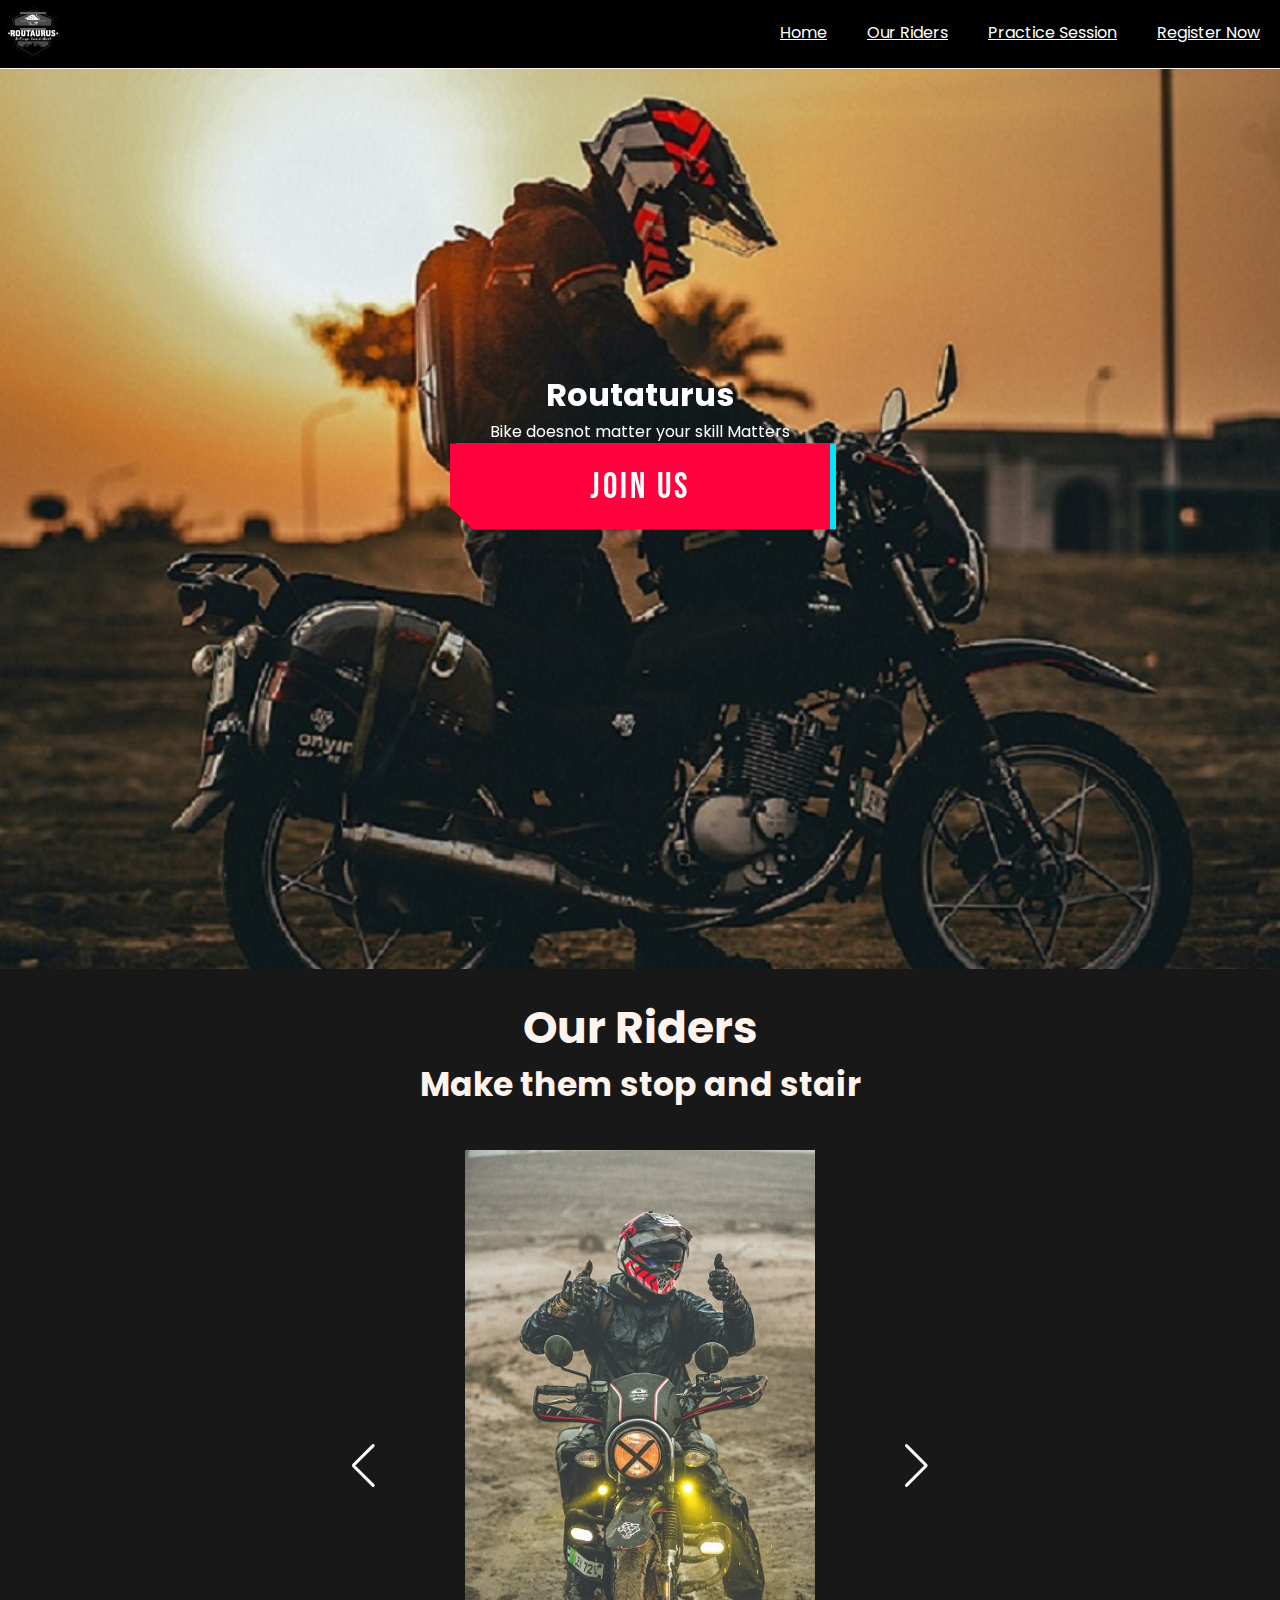
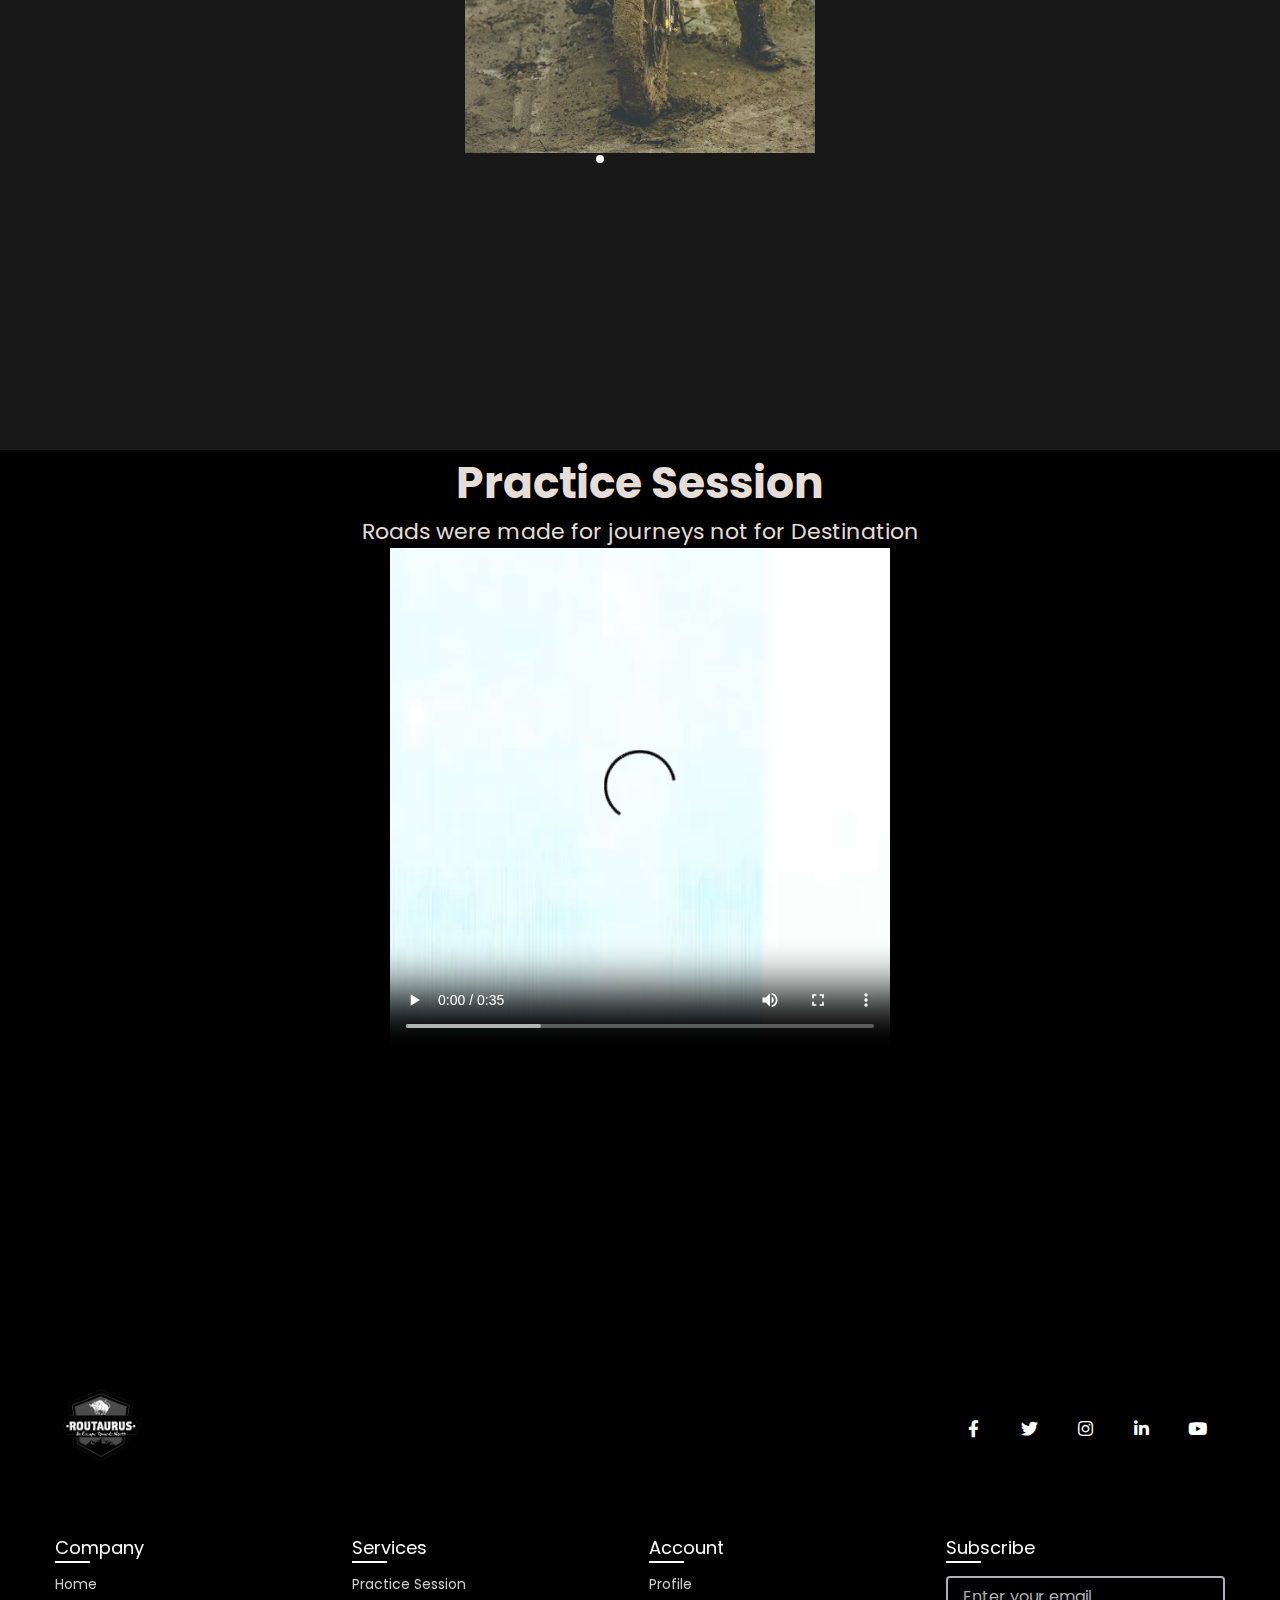
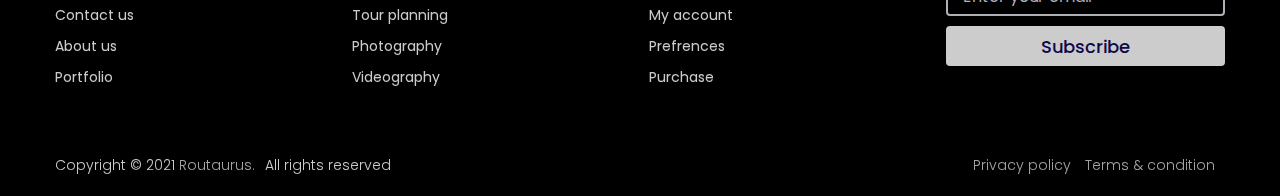
<file: index.html>
<!DOCTYPE html>
<html lang="en" dir="ltr">
  <head>
    <meta charset="UTF-8">
    <title> Routaurus </title>
    <link rel="stylesheet" href="./resources/css/index.css">
    <link rel="stylesheet" href="https://unpkg.com/swiper@8/swiper-bundle.min.css"/>
    <!-- Fontawesome CDN Link -->
    <link rel="stylesheet" href="https://cdnjs.cloudflare.com/ajax/libs/font-awesome/5.15.2/css/all.min.css"/>
     <meta name="viewport" content="width=device-width, initial-scale=1.0">
   </head>
<body>
    <!--Navigation bar-->
    <div class="header">
        <a href="#"><img src="./resources/image/logo.jpg" alt="logo" class="logo"></a>    
        <ul class="navigationbar">
            <li><a href="#mission">Home</a></li>
            <li><a href="#featured">Our Riders</a></li>
            <li><a href="#practice-session">Practice Session</a></li>
            <li><a href="./login.html">Register Now</a></li>
        </ul>
        <div class="hamburger-menu">
            <input id="menu__toggle" type="checkbox" />
            <label class="menu__btn" for="menu__toggle">
              <span></span>
            </label>
        
            <ul class="menu__box">
              <li><a class="menu__item" href="#mission">Home</a></li>
              <li><a class="menu__item" href="#featured">Our Rider</a></li>
              <li><a class="menu__item" href="#practice-session">Practice Session</a></li>
              <li><a class="menu__item" href="./login.html">Register Now</a></li>
              <li><a class="menu__item" href="#footer">Social Media</a></li>
            </ul>
          </div>
     </div>
     <!--Hero Banner-->
     <div class="hero-image">
         <div class="hero-text">
             <h1>Routaturus</h1>
             <p>Bike doesnot matter your skill Matters</p>
             <a href="./login.html">
                 <button>Join Us</button>
                </a>
             
             <link rel="preconnect" href="https://fonts.gstatic.com"> 
<link href="https://fonts.googleapis.com/css2?family=Bebas+Neue&display=swap" rel="stylesheet">
         </div>
     </div>
      <!--Portfolio-->
      <div id="featured">
          <br>
        <h1>Our Riders</h1>
        <h2>Make them stop and stair</h2>
      <div class="container">
        <div class="swiper">
            <!-- Additional required wrapper -->
            <div class="swiper-wrapper">
              <!-- Slides -->
              <div class="swiper-slide"><img src="./resources/image/slider images/1A8A2687 (4).jpg" alt=""></div>
              <div class="swiper-slide"><img src="./resources/image/slider images/1A8A3097 (1).jpg" alt=""></div>
              <div class="swiper-slide"><img src="./resources/image/slider images/1A8A3982-2 (3).jpg" alt=""></div>
              <div class="swiper-slide"><img src="./resources/image/slider images/1A8A9819 (1).jpg" alt=""></div>
              <div class="swiper-slide"><img src="./resources/image/slider images/616A8376.jpg" alt=""></div>
              <div class="swiper-slide"><img src="./resources/image/slider images/FB_IMG_1608581257129.jpg" alt=""></div>
              
              
            </div>
            <!-- If we need pagination -->
            <div class="swiper-pagination"></div>
          
            <!-- If we need navigation buttons -->
            <div class="swiper-button-prev"></div>
            <div class="swiper-button-next"></div>
          
          </div>
      </div>
      </div>
      <script src="https://unpkg.com/swiper@8/swiper-bundle.min.js"></script>
      <script>
          const swiper = new Swiper('.swiper', {
// Optional parameters
autoplay: {
    delay: 3000,
    displayOnInteraction : false,
} ,
loop: true,

// If we need pagination
pagination: {
  el: '.swiper-pagination',
  clickable : true,
},

// Navigation arrows
navigation: {
  nextEl: '.swiper-button-next',
  prevEl: '.swiper-button-prev',
},


});
      </script>


<!--Training Session-->
<div id="practice-session" class="practice-session">
    <div id="prac">
    <h1>Practice Session</h1>
    <p>Roads were made for journeys not for Destination</p>
</div>
    <div>
        <video width="320" height="240"controls>
            <source src="./resources/video/WhatsApp Video 2022-04-12 at 7.26.11 PM.mp4" type="video/mp4">
            your browser doesnot support
        </video> 

    </div>
</div>

<!--Footer-->
  <footer id="footer">
    <div class="content">
      <div class="top">
        <div class="logo-details">
          <img class="logo1" src="./resources/image/logo.jpg" alt="Routaturus"></img>
        </div>
        <div class="media-icons">
          <a href="https://www.facebook.com/Routaurus/posts/?ref=page_internal" target="_blank"><i class="fab fa-facebook-f"></i></a>
          <a href="#"><i class="fab fa-twitter"></i></a>
          <a href="https://instagram.com/routaurus?igshid=YmMyMTA2M2Y=" target="_blank"><i class="fab fa-instagram"></i></a>
          <a href="#"><i class="fab fa-linkedin-in"></i></a>
          <a href="#"><i class="fab fa-youtube"></i></a>
        </div>
      </div>
      <div class="link-boxes">
        <ul class="box">
          <li class="link_name">Company</li>
          <li><a href="#">Home</a></li>
          <li><a href="#">Contact us</a></li>
          <li><a href="#">About us</a></li>
          <li><a href="#">Portfolio</a></li>
        </ul>
        <ul class="box">
          <li class="link_name">Services</li>
          <li><a href="#">Practice Session</a></li>
          <li><a href="#">Tour planning</a></li>
          <li><a href="#">Photography</a></li>
          <li><a href="#">Videography</a></li>
        </ul>
        <ul class="box">
          <li class="link_name">Account</li>
          <li><a href="#">Profile</a></li>
          <li><a href="#">My account</a></li>
          <li><a href="#">Prefrences</a></li>
          <li><a href="#">Purchase</a></li>
        </ul>
        <ul class="box input-box">
          <li class="link_name">Subscribe</li>
          <li><input type="text" placeholder="Enter your email"></li>
          <li><input type="button" value="Subscribe"></li>
        </ul>
      </div>
    </div>
    <div class="bottom-details">
      <div class="bottom_text">
        <span class="copyright_text">Copyright © 2021 <a href="#">Routaurus.</a>All rights reserved</span>
        <span class="policy_terms">
          <a href="#">Privacy policy</a>
          <a href="#">Terms & condition</a>
        </span>
      </div>
    </div>
  </footer>

</body>
</html>
</file>
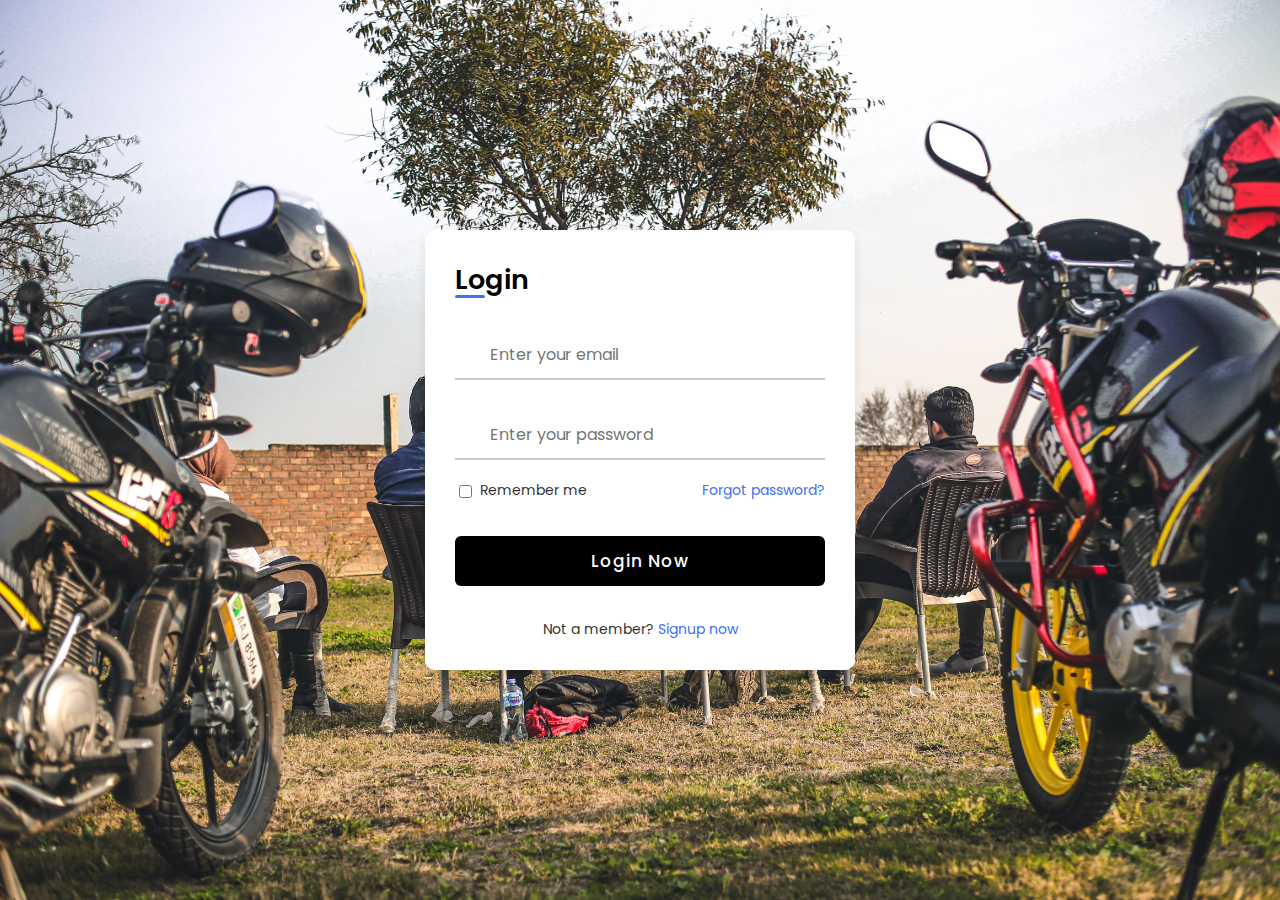
<file: login.html>
<!DOCTYPE html>

<html lang="en">
<head>
    <meta charset="UTF-8">
    <meta http-equiv="X-UA-Compatible" content="IE=edge">
    <meta name="viewport" content="width=device-width, initial-scale=1.0">
    
    <!-- ===== Iconscout CSS ===== -->
    <link rel="stylesheet" href="https://unicons.iconscout.com/release/v4.0.0/css/line.css">

    <!-- ===== CSS ===== -->
    <link rel="stylesheet" href="./resources/css/login.css">
         
    <!--<title>Login & Registration Form</title>-->
</head>
<body>
    
    <div class="container">
        <div class="forms">
            <div class="form login">
                <span class="title">Login</span>

                <form action="#" name="myForm">
                    <div class="input-field">
                        <input type="text" placeholder="Enter your email" id="email" required>
                        <i class="uil uil-envelope icon"></i>
                    </div>
                    <div class="input-field">
                        <input type="password" class="password" placeholder="Enter your password" id="password" required>
                        <i class="uil uil-lock icon"></i>
                        <i class="uil uil-eye-slash showHidePw"></i>
                    </div>

                    <div class="checkbox-text">
                        <div class="checkbox-content">
                            <input type="checkbox" id="logCheck">
                            <label for="logCheck" class="text">Remember me</label>
                        </div>
                        
                        <a href="#" class="text">Forgot password?</a>
                    </div>

                    <div class="input-field button">
                        <input type="button" value="Login Now">
                    </div>
                </form>

                <div class="login-signup">
                    <span class="text">Not a member?
                        <a href="#" class="text signup-link">Signup now</a>
                    </span>
                </div>
            </div>

            <!-- Registration Form -->
            <div class="form signup">
                <span class="title">Registration</span>

                <form action="#" name="myForm" id="form">
                    <div class="input-field">
                        <input type="text" placeholder="Enter your name" id="username" name="name" required>
                        <i class="uil uil-user"></i>
                    </div>
                    <div class="input-field">
                        <input type="text" placeholder="Enter your email" id="email"required>
                        <i class="uil uil-envelope icon"></i>
                    </div>
                    <div class="input-field">
                        <input type="password" class="password" placeholder="Create a password" id="password" required>
                        <i class="uil uil-lock icon"></i>
                    </div>
                    <div class="input-field">
                        <input type="password" class="password" placeholder="Confirm a password" id="password2"required>
                        <i class="uil uil-lock icon"></i>
                        <i class="uil uil-eye-slash showHidePw"></i>
                    </div>

                    <div class="checkbox-text">
                        <div class="checkbox-content">
                            <input type="checkbox" id="sigCheck">
                            <label for="sigCheck" class="text">Remember me</label>
                        </div>
                        
                        <a href="#" class="text">Forgot password?</a>
                    </div>

                    <div class="input-field button">
                        <input type="button" value="Login Now">
                    </div>
                </form>

                <div class="login-signup">
                    <span class="text">Not a member?
                        <a href="#" class="text login-link">Signup now</a>
                    </span>
                </div>
            </div>
        </div>
    </div>

    <script src="./resources/javascript/script.js"></script>

</body>
</html>
</file>
<file: resources/css/index.css>
/*Navigation Bar*/
@import url('https://fonts.googleapis.com/css2?family=Poppins:wght@200;300;400;500;600;700&display=swap');
*{
  margin: 0;
  padding: 0;
  box-sizing: border-box;
  font-family: "Poppins" , sans-serif;
}
.header{
  width: 100%;
  height:69px;
  border-bottom: 1px solid seashell;
  display: block;
  position: sticky;
  top:0;
  background-color: black;
  top: 0%;
}
.logo{
  width: 65px;
  height:65px;
}

.navigationbar{
  float: right;
  height: 100%;
  margin: 0 auto;
}
.navigationbar li{
  display: inline;
}
.navigationbar a{
  display: table;
  height: 100%;
  float: left;
  padding :20px 20px;
  color:white;
}

.navigationbar a li{
  display:table-cell;
  vertical-align: middle;
  height:100%;
  text-decoration: underline;
  color: white;
}
/*Hamberger*/
#menu__toggle {
  opacity: 0;
}
#menu__toggle:checked + .menu__btn > span {
  transform: rotate(45deg);
}
#menu__toggle:checked + .menu__btn > span::before {
  top: 0;
  transform: rotate(0deg);
}
#menu__toggle:checked + .menu__btn > span::after {
  top: 0;
  transform: rotate(90deg);
}
#menu__toggle:checked ~ .menu__box {
  left: 0 !important;
}
.menu__btn {
  position: fixed;
  top: 20px;
  left: 20px;
  width: 26px;
  height: 26px;
  cursor: pointer;
  z-index: 1;
}
.menu__btn > span,
.menu__btn > span::before,
.menu__btn > span::after {
  display: block;
  position: absolute;
  width: 100%;
  height: 2px;
  background-color: #616161;
  transition-duration: .25s;
}
.menu__btn > span::before {
  content: '';
  top: -8px;
}
.menu__btn > span::after {
  content: '';
  top: 8px;
}
.menu__box {
  display: block;
  position: fixed;
  top: 0;
  left: -100%;
  width: 300px;
  height: 100%;
  margin: 0;
  padding: 80px 0;
  list-style: none;
  background-color: black;
  box-shadow: 2px 2px 6px rgba(0, 0, 0, .4);
  transition-duration: .25s;
}
.menu__item {
  display: block;
  padding: 12px 24px;
  color: white;
  font-family: 'Roboto', sans-serif;
  font-size: 20px;
  font-weight: 600;
  text-decoration: none;
  transition-duration: .25s;
}
.menu__item:hover {
  background-color: #CFD8DC;
}
/*Hero Bnanner*/
/*button*/
button, button::after {
  width: 380px;
  height: 86px;
  font-size: 36px;
  font-family: 'Bebas Neue', cursive;
  background: linear-gradient(45deg, transparent 5%, #FF013C 5%);
  border: 0;
  color: #fff;
  letter-spacing: 3px;
  line-height: 88px;
  box-shadow: 6px 0px 0px #00E6F6;
  outline: transparent;
  position: relative;
}

button::after {
  --slice-0: inset(50% 50% 50% 50%);
  --slice-1: inset(80% -6px 0 0);
  --slice-2: inset(50% -6px 30% 0);
  --slice-3: inset(10% -6px 85% 0);
  --slice-4: inset(40% -6px 43% 0);
  --slice-5: inset(80% -6px 5% 0);
  
  content: 'Get Started';
  display: block;
  position: absolute;
  top: 0;
  left: 0;
  right: 0;
  bottom: 0;
  background: linear-gradient(45deg, transparent 3%, #00E6F6 3%, #00E6F6 5%, #FF013C 5%);
  text-shadow: -3px -3px 0px #F8F005, 3px 3px 0px #00E6F6;
  clip-path: var(--slice-0);
}

button:hover::after {
  animation: 1s glitch;
  animation-timing-function: steps(2, end);
}

@keyframes glitch {
  0% {
    clip-path: var(--slice-1);
    transform: translate(-20px, -10px);
  }
  10% {
    clip-path: var(--slice-3);
    transform: translate(10px, 10px);
  }
  20% {
    clip-path: var(--slice-1);
    transform: translate(-10px, 10px);
  }
  30% {
    clip-path: var(--slice-3);
    transform: translate(0px, 5px);
  }
  40% {
    clip-path: var(--slice-2);
    transform: translate(-5px, 0px);
  }
  50% {
    clip-path: var(--slice-3);
    transform: translate(5px, 0px);
  }
  60% {
    clip-path: var(--slice-4);
    transform: translate(5px, 10px);
  }
  70% {
    clip-path: var(--slice-2);
    transform: translate(-10px, 10px);
  }
  80% {
    clip-path: var(--slice-5);
    transform: translate(20px, -10px);
  }
  90% {
    clip-path: var(--slice-1);
    transform: translate(-10px, 0px);
  }
  100% {
    clip-path: var(--slice-1);
    transform: translate(0);
  }
}


/* The hero image */
.hero-image {
/* Use "linear-gradient" to add a darken background effect to the image (photographer.jpg). This will make the text easier to read */
background-image: linear-gradient(rgba(0, 0, 0, 0.5), rgba(0, 0, 0, 0.5)), url("/resources/image/heroimage.jpg");

/* Set a specific height */
height: 100vh;
width: 100%;

/* Position and center the image to scale nicely on all screens */
background: url(/resources/image/heroimage.jpg) no-repeat center / cover;
}

/* Place text in the middle of the image */
.hero-text {
text-align: center;
position: absolute;
top: 50%;
left: 50%;
transform: translate(-50%, -50%);
color: white;
}
#featured{
text-align: center;
font-family:Helventica;
font-size: 22px;
color: seashell;
background-color: black;
opacity:0.9;   
width: 100%;

  }
/*SLIDER*/
.container{
  width: 100%;
  height: 100vh;
  background: black;
}
.swiper {
  /*    display: flex;
      flex-wrap: wrap;
      width: 600px;
      height: fit-content;
    */
      height: fit-content;
      width: 600px;
      margin: 40px auto 40px auto;
      display: flex;
    
    }
    .swiper-slide img{
      width: 350px;
    }
    .swiper .swiper-button-prev, .swiper .swiper-button-next{
        color:#fff;
    }
    .swiper .swiper-pagination-bullet-active{
        background-color: #fff;
    }
  
  /*Video*/
  
  
#prac{
text-align: center;
font-family:Helventica;
font-size: 22px;
color: seashell;
background-color: black;
opacity:0.9;   
width: 100%;
  }
 #practice-session{
    width: 100%;
  height: 100vh;
  background: black;
  }
  video {
    width: 500px;
    height: auto;
    display: block;
    margin: 0 auto;
  }
  
  
  
/*Footer*/
@import url('https://fonts.googleapis.com/css2?family=Poppins:wght@200;300;400;500;600;700&display=swap');
*{
  margin: 0;
  padding: 0;
  box-sizing: border-box;
  font-family: "Poppins" , sans-serif;
}
body{
  min-height: 100vh;
  width: 100%;
  background: #EEECEB;
}
footer{
  position: static;
  background: black;
  width: 100%;
  bottom: 0;
  left: 0;
}
footer::before{
  content: '';
  position: relative;
  left: 0;
  top: 100px;
  height: 1px;
  width: 100%;
  background: #AFAFB6;
}
footer .content{
  max-width: 1250px;
  margin: auto;
  padding: 30px 40px 40px 40px;
}
footer .content .top{
  display: flex;
  align-items: center;
  justify-content: space-between;
  margin-bottom: 50px;
}
.content .top .logo-details{
  color: #fff;
  font-size: 20px;
}
.content .top .logo1{
width: 90px;
height: 90px;
}
.content .top .media-icons{
  display: flex;
}
.content .top .media-icons a{
  height: 40px;
  width: 40px;
  margin: 0 8px;
  border-radius: 50%;
  text-align: center;
  line-height: 40px;
  color: #fff;
  font-size: 17px;
  text-decoration: none;
  transition: all 0.4s ease;
}
.top .media-icons a:nth-child(1){
  background: black;
}
.top .media-icons a:nth-child(1):hover{
  color: #4267B2;
  background: black;
}
.top .media-icons a:nth-child(2){
  background: black;
}
.top .media-icons a:nth-child(2):hover{
  color: #1DA1F2;
  background: black;
}
.top .media-icons a:nth-child(3){
  background: black;
}
.top .media-icons a:nth-child(3):hover{
  color: #E1306C;
  background: black;
}
.top .media-icons a:nth-child(4){
  background: black;
}
.top .media-icons a:nth-child(4):hover{
  color: #0077B5;
  background: black;
}
.top .media-icons a:nth-child(5){
  background: black;
}
.top .media-icons a:nth-child(5):hover{
  color: #FF0000;
  background: black;
}
footer .content .link-boxes{
  width: 100%;
  display: flex;
  justify-content: space-between;
}
footer .content .link-boxes .box{
  width: calc(100% / 5 - 10px);
}
.content .link-boxes .box .link_name{
  color: #fff;
  font-size: 18px;
  font-weight: 400;
  margin-bottom: 10px;
  position: relative;
}
.link-boxes .box .link_name::before{
  content: '';
  position: absolute;
  left: 0;
  bottom: -2px;
  height: 2px;
  width: 35px;
  background: #fff;
}
.content .link-boxes .box li{
  margin: 6px 0;
  list-style: none;
}
.content .link-boxes .box li a{
  color: #fff;
  font-size: 14px;
  font-weight: 400;
  text-decoration: none;
  opacity: 0.8;
  transition: all 0.4s ease
}
.content .link-boxes .box li a:hover{
  opacity: 1;
  text-decoration: underline;
}
.content .link-boxes .input-box{
  margin-right: 55px;
}
.link-boxes .input-box input{
  height: 40px;
  width: calc(100% + 55px);
  outline: none;
  border: 2px solid #AFAFB6;
  background: black;
  border-radius: 4px;
  padding: 0 15px;
  font-size: 15px;
  color: #fff;
  margin-top: 5px;
}
.link-boxes .input-box input::placeholder{
  color: #AFAFB6;
  font-size: 16px;
}
.link-boxes .input-box input[type="button"]{
  background: #fff;
  color: #140B5C;
  border: none;
  font-size: 18px;
  font-weight: 500;
  margin: 4px 0;
  opacity: 0.8;
  cursor: pointer;
  transition: all 0.4s ease;
}
.input-box input[type="button"]:hover{
  opacity: 1;
}
footer .bottom-details{
  width: 100%;
  background: black;
}
footer .bottom-details .bottom_text{
  max-width: 1250px;
  margin: auto;
  padding: 20px 40px;
  display: flex;
  justify-content: space-between;
}
.bottom-details .bottom_text span,
.bottom-details .bottom_text a{
  font-size: 14px;
  font-weight: 300;
  color: #fff;
  opacity: 0.8;
  text-decoration: none;
}
.bottom-details .bottom_text a:hover{
  opacity: 1;
  text-decoration: underline;
}
.bottom-details .bottom_text a{
  margin-right: 10px;
}
@media (max-width: 900px) {
  footer .content .link-boxes{
    flex-wrap: wrap;
  }
  footer .content .link-boxes .input-box{
    width: 40%;
    margin-top: 10px;
  }
}
@media (max-width: 700px){
  footer{
    position: absolute;
  }
  .content .top .logo-details{
    font-size: 26px;
  }
  .content .top .media-icons a{
    height: 35px;
    width: 35px;
    font-size: 14px;
    line-height: 35px;
  }
  footer .content .link-boxes .box{
    width: calc(100% / 3 - 10px);
  }
  footer .content .link-boxes .input-box{
    width: 60%;
  }
  .bottom-details .bottom_text span,
  .bottom-details .bottom_text a{
    font-size: 12px;
  }
}
@media (max-width: 520px){
  footer::before{
    top: 145px;
  }
  footer .content .top{
    flex-direction: column;
  }
  .content .top .media-icons{
    margin-top: 16px;
  }
  footer .content .link-boxes .box{
    width: calc(100% / 2 - 10px);
  }
  footer .content .link-boxes .input-box{
    width: 100%;
  }
}
</file>
<file: resources/css/login.css>
/* ===== Google Font Import - Poformsins ===== */
@import url('https://fonts.googleapis.com/css2?family=Poppins:wght@300;400;500;600;700&display=swap');

*{
    margin: 0;
    padding: 0;
    box-sizing: border-box;
    font-family: 'Poppins', sans-serif;
}

body{
    height: 100vh;
    display: flex;
    align-items: center;
    justify-content: center;
    background-color: black;
    background: url("/resources/image/616A8565-2.jpg") no-repeat center / cover;
}

.container{
    position: relative;
    max-width: 430px;
    width: 100%;
    background: #fff;
    border-radius: 10px;
    box-shadow: 0 5px 10px rgba(0, 0, 0, 0.1);
    overflow: hidden;
    margin: 0 20px;
}

.container .forms{
    display: flex;
    align-items: center;
    height: 440px;
    width: 200%;
    transition: height 0.2s ease;
}


.container .form{
    width: 50%;
    padding: 30px;
    background-color: #fff;
    transition: margin-left 0.18s ease;
}

.container.active .login{
    margin-left: -50%;
    opacity: 0;
    transition: margin-left 0.18s ease, opacity 0.15s ease;
}

.container .signup{
    opacity: 0;
    transition: opacity 0.09s ease;
}
.container.active .signup{
    opacity: 1;
    transition: opacity 0.2s ease;
}

.container.active .forms{
    height: 600px;
}
.container .form .title{
    position: relative;
    font-size: 27px;
    font-weight: 600;
}

.form .title::before{
    content: '';
    position: absolute;
    left: 0;
    bottom: 0;
    height: 3px;
    width: 30px;
    background-color: #4070f4;
    border-radius: 25px;
}

.form .input-field{
    position: relative;
    height: 50px;
    width: 100%;
    margin-top: 30px;
}

.input-field input{
    position: absolute;
    height: 100%;
    width: 100%;
    padding: 0 35px;
    border: none;
    outline: none;
    font-size: 16px;
    border-bottom: 2px solid #ccc;
    border-top: 2px solid transparent;
    transition: all 0.2s ease;
}

.input-field input:is(:focus, :valid){
    border-bottom-color: #4070f4;
}

.input-field i{
    position: absolute;
    top: 50%;
    transform: translateY(-50%);
    color: #999;
    font-size: 23px;
    transition: all 0.2s ease;
}

.input-field input:is(:focus, :valid) ~ i{
    color: #4070f4;
}

.input-field i.icon{
    left: 0;
}
.input-field i.showHidePw{
    right: 0;
    cursor: pointer;
    padding: 10px;
}

.form .checkbox-text{
    display: flex;
    align-items: center;
    justify-content: space-between;
    margin-top: 20px;
}

.checkbox-text .checkbox-content{
    display: flex;
    align-items: center;
}

.checkbox-content input{
    margin: 0 8px -2px 4px;
    accent-color: #4070f4;
}

.form .text{
    color: #333;
    font-size: 14px;
}

.form a.text{
    color: #4070f4;
    text-decoration: none;
}
.form a:hover{
    text-decoration: underline;
}

.form .button{
    margin-top: 35px;
}

.form .button input{
    border: none;
    color: #fff;
    font-size: 17px;
    font-weight: 500;
    letter-spacing: 1px;
    border-radius: 6px;
    background-color: black;
    cursor: pointer;
    transition: all 0.3s ease;
}

.button input:hover{
    background-color: gray;
}

.form .login-signup{
    margin-top: 30px;
    text-align: center;
}
</file>
